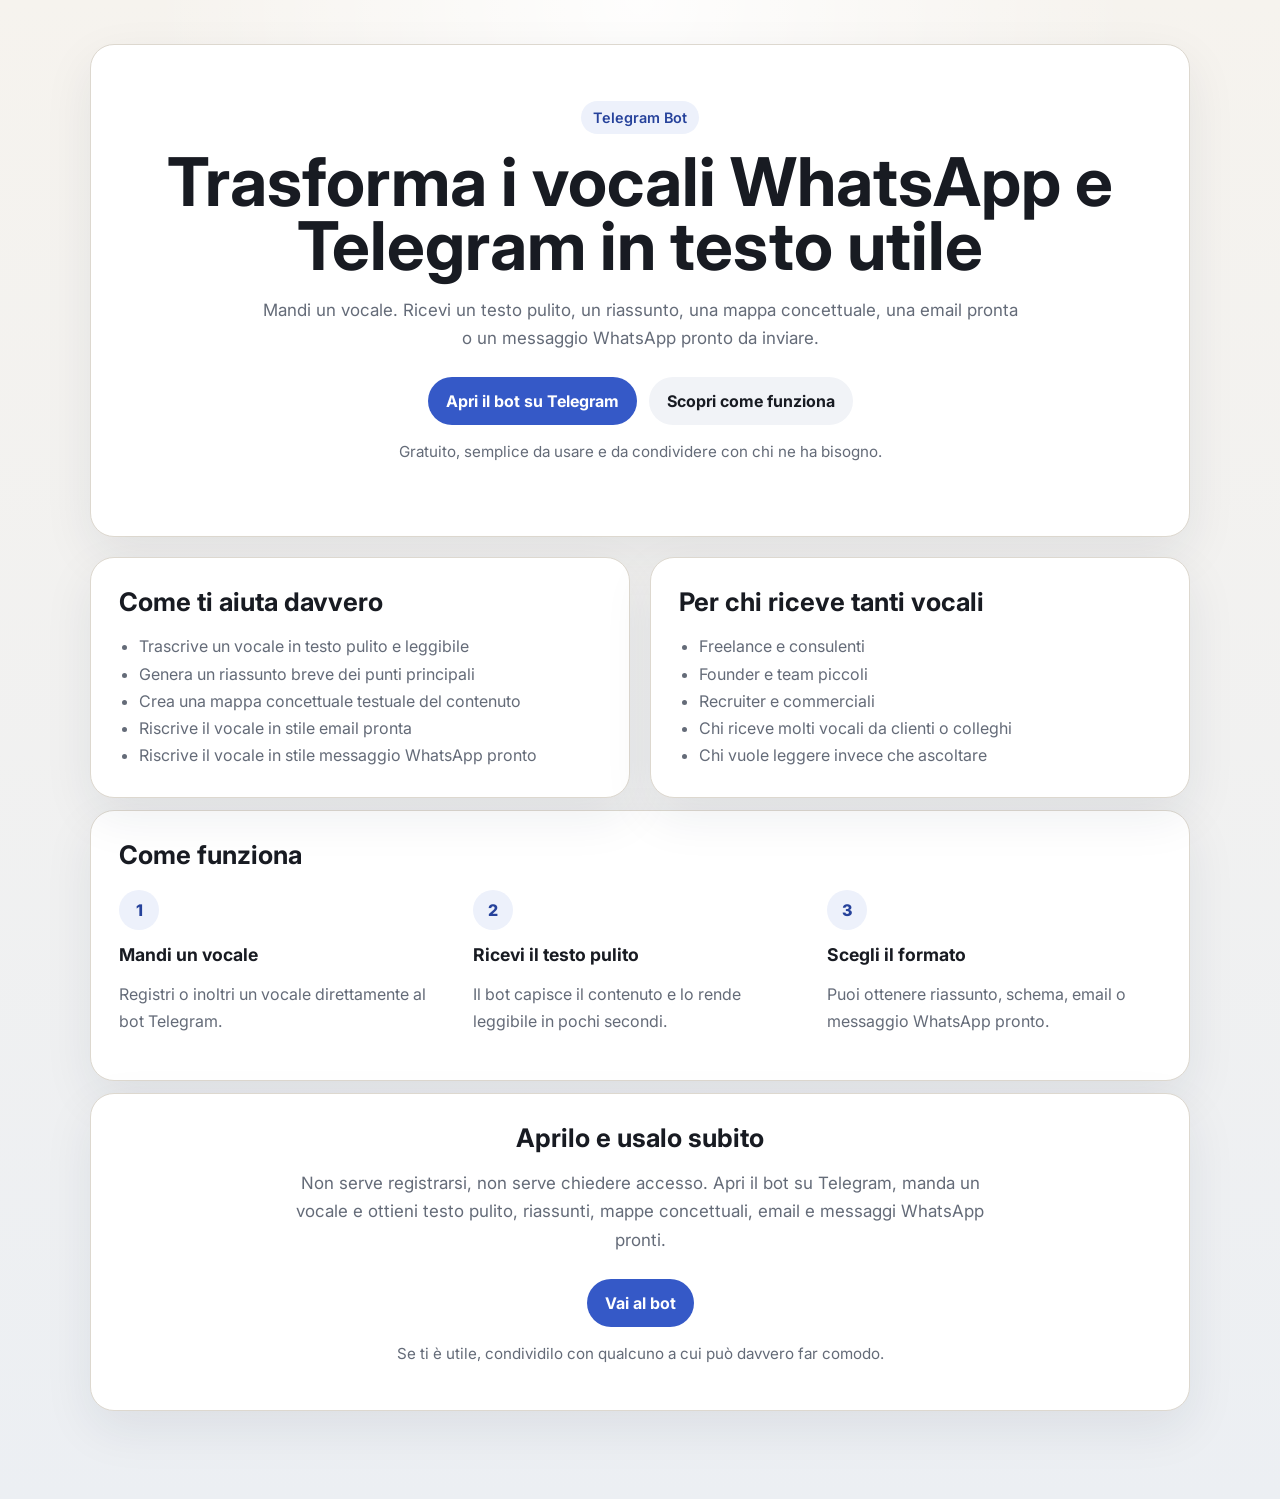
<file: landing/index.html>
<!DOCTYPE html>
<html lang="it">
<head>
  <meta charset="UTF-8">
  <meta name="viewport" content="width=device-width, initial-scale=1.0">
  <title>Vocale2Testo | Trascrivi vocali WhatsApp e Telegram in testo pulito</title>
  <meta name="description" content="Vocale2Testo trasforma vocali WhatsApp e Telegram in testo pulito, riassunti, mappe concettuali, email e messaggi pronti. Bot gratuito da usare e condividere.">
  <meta name="robots" content="index,follow">
  <link rel="canonical" href="https://vocale2testo.it/">
  <meta property="og:title" content="Vocale2Testo | Trascrivi vocali WhatsApp e Telegram in testo pulito">
  <meta property="og:description" content="Trasforma i vocali in testo pulito, riassunti, mappe concettuali, email e messaggi WhatsApp pronti.">
  <meta property="og:type" content="website">
  <meta property="og:url" content="https://vocale2testo.it/">
  <meta name="twitter:card" content="summary_large_image">
  <link rel="preconnect" href="https://fonts.googleapis.com">
  <link rel="preconnect" href="https://fonts.gstatic.com" crossorigin>
  <link href="https://fonts.googleapis.com/css2?family=Inter:wght@400;500;600;700;800&display=swap" rel="stylesheet">
  <link rel="stylesheet" href="style.css">
  <script type="application/ld+json">
    {
      "@context": "https://schema.org",
      "@type": "SoftwareApplication",
      "name": "Vocale2Testo",
      "applicationCategory": "BusinessApplication",
      "operatingSystem": "Telegram",
      "description": "Trasforma vocali WhatsApp e Telegram in testo pulito, riassunti, mappe concettuali, email e messaggi pronti.",
      "offers": {
        "@type": "Offer",
        "price": "0",
        "priceCurrency": "EUR",
        "description": "Bot gratuito"
      },
      "url": "https://vocale2testo.it/"
    }
  </script>
</head>
<body>
  <main class="page">
    <section class="hero card">
      <div class="badge">Telegram Bot</div>
      <h1>Trasforma i vocali WhatsApp e Telegram in testo utile</h1>
      <p class="subtitle">Mandi un vocale. Ricevi un testo pulito, un riassunto, una mappa concettuale, una email pronta o un messaggio WhatsApp pronto da inviare.</p>
      <div class="actions">
        <a class="button primary" href="https://t.me/davocaleatesto_bot">Apri il bot su Telegram</a>
        <a class="button secondary" href="#come-funziona">Scopri come funziona</a>
      </div>
      <p class="microcopy">Gratuito, semplice da usare e da condividere con chi ne ha bisogno.</p>
    </section>

    <section class="grid two-cols section-gap">
      <article class="card">
        <h2>Come ti aiuta davvero</h2>
        <ul>
          <li>Trascrive un vocale in testo pulito e leggibile</li>
          <li>Genera un riassunto breve dei punti principali</li>
          <li>Crea una mappa concettuale testuale del contenuto</li>
          <li>Riscrive il vocale in stile email pronta</li>
          <li>Riscrive il vocale in stile messaggio WhatsApp pronto</li>
        </ul>
      </article>

      <article class="card">
        <h2>Per chi riceve tanti vocali</h2>
        <ul>
          <li>Freelance e consulenti</li>
          <li>Founder e team piccoli</li>
          <li>Recruiter e commerciali</li>
          <li>Chi riceve molti vocali da clienti o colleghi</li>
          <li>Chi vuole leggere invece che ascoltare</li>
        </ul>
      </article>
    </section>

    <section class="card steps section-gap" id="come-funziona">
      <h2>Come funziona</h2>
      <div class="grid three-cols">
        <div>
          <span class="step">1</span>
          <h3>Mandi un vocale</h3>
          <p>Registri o inoltri un vocale direttamente al bot Telegram.</p>
        </div>
        <div>
          <span class="step">2</span>
          <h3>Ricevi il testo pulito</h3>
          <p>Il bot capisce il contenuto e lo rende leggibile in pochi secondi.</p>
        </div>
        <div>
          <span class="step">3</span>
          <h3>Scegli il formato</h3>
          <p>Puoi ottenere riassunto, schema, email o messaggio WhatsApp pronto.</p>
        </div>
      </div>
    </section>

    <section class="card pricing section-gap" id="prova-gratuita">
      <h2>Aprilo e usalo subito</h2>
      <p class="subtitle compact">Non serve registrarsi, non serve chiedere accesso. Apri il bot su Telegram, manda un vocale e ottieni testo pulito, riassunti, mappe concettuali, email e messaggi WhatsApp pronti.</p>
      <div class="actions">
        <a class="button primary" href="https://t.me/davocaleatesto_bot">Vai al bot</a>
      </div>
      <p class="microcopy">Se ti è utile, condividilo con qualcuno a cui può davvero far comodo.</p>
    </section>
  </main>
</body>
</html>
</file>
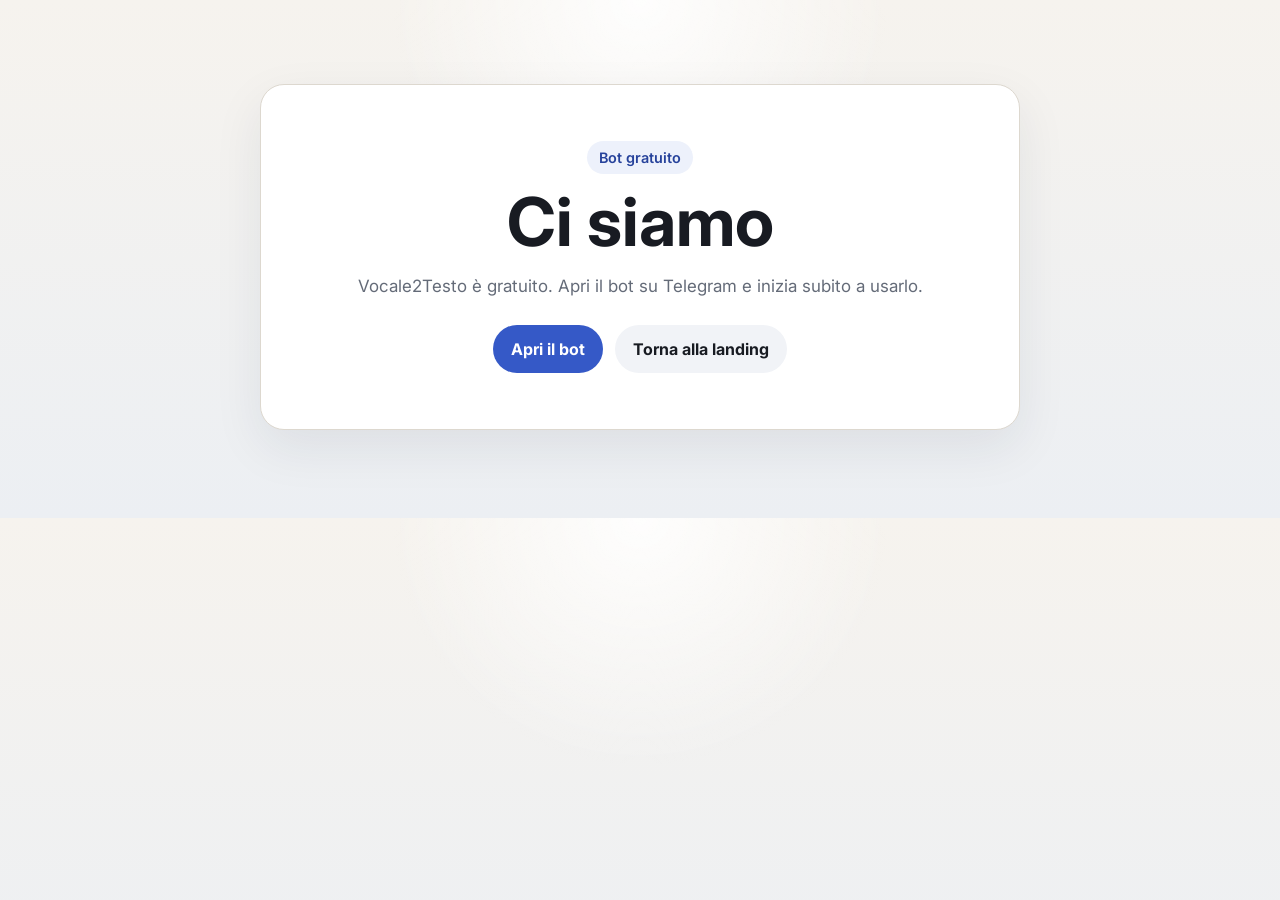
<file: landing/thanks.html>
<!DOCTYPE html>
<html lang="it">
<head>
  <meta charset="UTF-8">
  <meta name="viewport" content="width=device-width, initial-scale=1.0">
  <title>Richiesta inviata</title>
  <link rel="preconnect" href="https://fonts.googleapis.com">
  <link rel="preconnect" href="https://fonts.gstatic.com" crossorigin>
  <link href="https://fonts.googleapis.com/css2?family=Inter:wght@400;500;600;700;800&display=swap" rel="stylesheet">
  <link rel="stylesheet" href="style.css">
</head>
<body>
  <main class="page">
    <section class="hero card compact-hero">
      <div class="badge">Bot gratuito</div>
      <h1>Ci siamo</h1>
      <p class="subtitle">Vocale2Testo è gratuito. Apri il bot su Telegram e inizia subito a usarlo.</p>
      <div class="actions">
        <a class="button primary" href="https://t.me/davocaleatesto_bot">Apri il bot</a>
        <a class="button secondary" href="index.html">Torna alla landing</a>
      </div>
    </section>
  </main>
</body>
</html>
</file>
<file: landing/style.css>
:root {
  --bg: #f6f3ee;
  --text: #181b22;
  --muted: #646b78;
  --line: #ddd8cf;
  --card: #ffffff;
  --primary: #3559c7;
  --primary-deep: #26429b;
}

* { box-sizing: border-box; }

body {
  margin: 0;
  font-family: Inter, system-ui, sans-serif;
  background:
    radial-gradient(circle at top center, rgba(255, 255, 255, 0.9), transparent 30%),
    linear-gradient(180deg, #f6f3ee 0%, #eceff3 100%);
  color: var(--text);
}

.page {
  width: min(1100px, calc(100% - 32px));
  margin: 0 auto;
  padding: 44px 0 88px;
}

.page > * + * {
  margin-top: 64px;
}

.card {
  background: var(--card);
  border: 1px solid var(--line);
  border-radius: 24px;
  padding: 28px;
  box-shadow: 0 18px 50px rgba(31, 42, 68, 0.08);
}

.hero {
  text-align: center;
  padding: 56px 28px;
}

.section-gap {
  margin-top: 12px;
}

.badge, .step {
  display: inline-flex;
  align-items: center;
  justify-content: center;
  border-radius: 999px;
}

.badge {
  padding: 8px 12px;
  background: #edf1fb;
  color: var(--primary-deep);
  font-weight: 600;
  font-size: 0.9rem;
}

h1, h2, h3 { margin: 0; }

h1 {
  margin-top: 16px;
  font-size: clamp(2.5rem, 6vw, 4.2rem);
  line-height: 0.95;
}

h2 {
  font-size: 1.6rem;
  margin-bottom: 16px;
}

h3 {
  font-size: 1.1rem;
  margin: 14px 0 8px;
}

.subtitle, p, li {
  line-height: 1.7;
  color: var(--muted);
}

.subtitle {
  max-width: 760px;
  margin: 18px auto 0;
  font-size: 1.06rem;
}

.subtitle.compact {
  max-width: 700px;
  margin-top: 0;
}

.actions {
  display: flex;
  justify-content: center;
  gap: 12px;
  flex-wrap: wrap;
  margin-top: 24px;
}

.button {
  display: inline-flex;
  align-items: center;
  justify-content: center;
  padding: 14px 18px;
  border-radius: 999px;
  text-decoration: none;
  font-weight: 700;
}

.button.primary {
  background: var(--primary);
  color: #fff;
}

.button.secondary {
  background: #f1f3f7;
  color: var(--text);
}

.microcopy {
  margin-top: 14px;
  font-size: 0.95rem;
}

.grid {
  display: grid;
  gap: 20px;
  margin-top: 20px;
}

.two-cols {
  grid-template-columns: repeat(2, minmax(0, 1fr));
}

.three-cols {
  grid-template-columns: repeat(3, minmax(0, 1fr));
}

ul {
  margin: 0;
  padding-left: 20px;
}

.steps .step {
  width: 40px;
  height: 40px;
  background: #edf1fb;
  color: var(--primary-deep);
  font-weight: 800;
}

.pricing {
  text-align: center;
}

.lead-form {
  width: min(100%, 680px);
  margin: 24px auto 0;
  display: grid;
  gap: 14px;
  text-align: left;
}

.lead-form label {
  display: grid;
  gap: 8px;
  font-weight: 600;
  color: var(--text);
}

.lead-form input,
.lead-form textarea {
  width: 100%;
  padding: 14px 16px;
  border-radius: 16px;
  border: 1px solid var(--line);
  background: #faf9f6;
  font: inherit;
  color: var(--text);
}

.lead-form textarea {
  resize: vertical;
}

.submit-button {
  border: none;
  cursor: pointer;
  margin-top: 6px;
}

.compact-hero {
  max-width: 760px;
  margin: 40px auto 0;
}

.manual-box {
  width: min(100%, 620px);
  margin: 24px auto 0;
  padding: 18px;
  border-radius: 18px;
  border: 1px solid var(--line);
  background: #faf9f6;
  text-align: center;
}

.manual-title {
  margin: 0 0 8px;
  color: var(--text);
  font-weight: 700;
}

.manual-text {
  margin: 0 0 10px;
}

.manual-code {
  display: inline-block;
  padding: 10px 14px;
  border-radius: 12px;
  background: #edf1fb;
  color: var(--primary-deep);
  font-family: ui-monospace, SFMono-Regular, Menlo, Consolas, monospace;
  font-size: 0.95rem;
  font-weight: 700;
}

.secondary-actions {
  margin-top: 16px;
}

.price {
  font-size: 3rem;
  font-weight: 800;
  color: var(--text);
  margin: 8px 0 18px;
}

.price span {
  font-size: 1rem;
  color: var(--muted);
  font-weight: 600;
}

.price-box ul {
  display: inline-block;
  text-align: left;
}

@media (max-width: 820px) {
  .page > * + * {
    margin-top: 36px;
  }

  .two-cols,
  .three-cols {
    grid-template-columns: 1fr;
  }

  .hero {
    padding: 40px 20px;
  }
}
</file>
